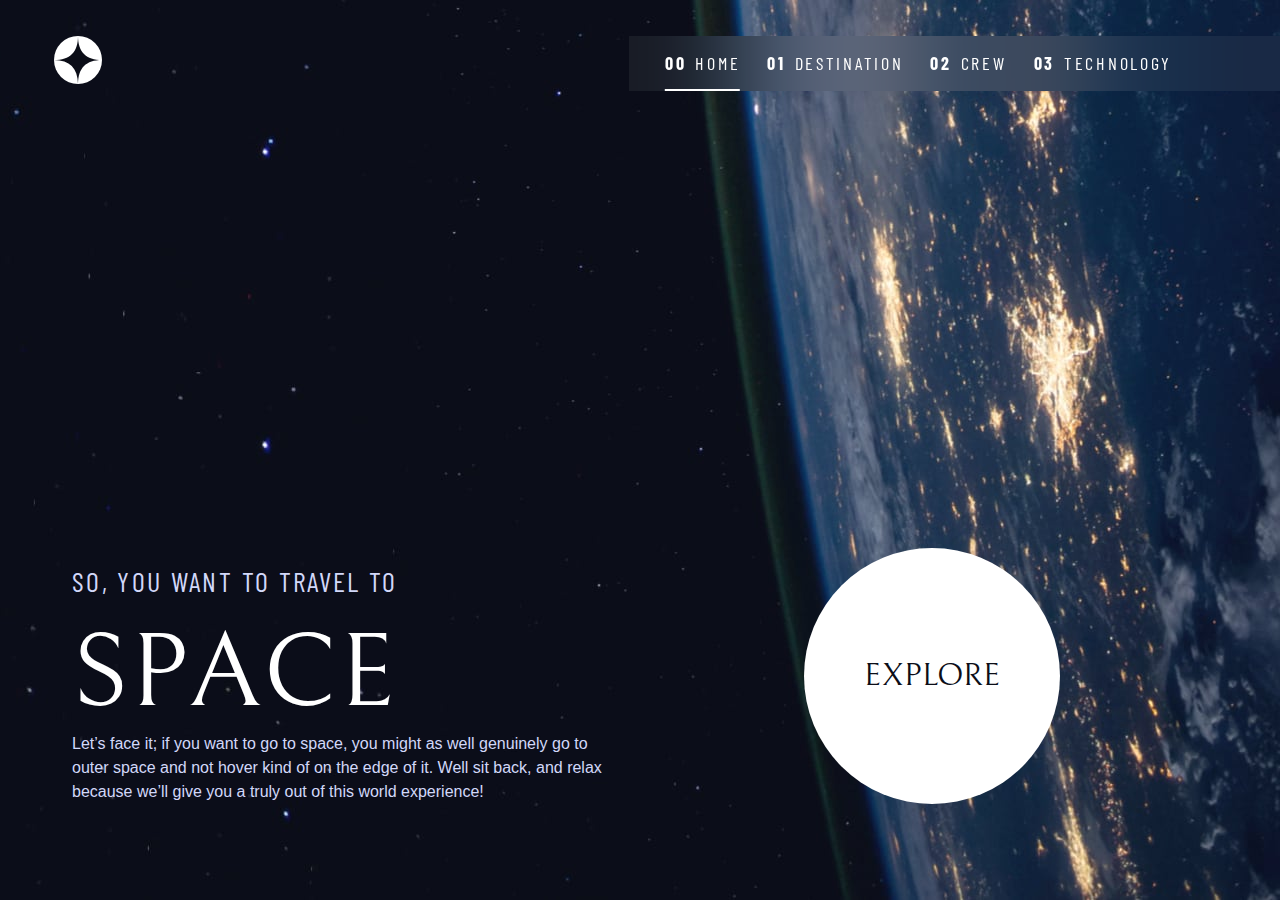
<file: index.html>
<!DOCTYPE html>
<html lang="en">

<head>
  <meta charset="UTF-8">
  <meta name="viewport" content="width=device-width, initial-scale=1.0">

  <link rel="icon" type="image/png" sizes="32x32" href="starter-code/assets/favicon-32x32.png">
  <link rel="stylesheet" href="starter-code/assets/index.css">
  <script src="JS/index.js" defer></script>
  <script src="JS/elementStore.js"></script>
  <script src="JS/dataFetch.js" defer></script>
  <script src="JS/features.js" defer></script>
  <title>Space tourism website</title>
</head>

<body class="home" onload="variableChanger('.home')">
  <a class="skip-to-content" href="#main">Skip to content</a>
  <header class="primary-header flex">
    <div class="logo">
      <img src="starter-code/assets/shared/logo.svg" alt="space tourism logo">
    </div>

    <button class="mobile-nav-btn" aria-controls="main-nav"><span class="sr-only"
        aria-expanded="false">Menu</span></button>
    <nav class="backdrop-blur">
      <ul class="main-nav flex" data-visible="false">
        <li><a class="uppercase text-white ff-sans-cond letter-spacing-2 fixFocus" href="index.html">
            <span aria-hidden="true">00</span>Home</a></li>
        <li><a class="uppercase text-white ff-sans-cond letter-spacing-2" href="destination.html">
            <span aria-hidden="true">01</span>Destination</a></li>
        <li><a class="uppercase text-white ff-sans-cond letter-spacing-2" href="crew.html">
            <span aria-hidden="true">02</span>Crew</a></li>
        <li><a class="uppercase text-white ff-sans-cond letter-spacing-2 " href="technology.html">
            <span aria-hidden="true">03</span>Technology</a></li>
      </ul>
    </nav>
  </header>

  <main id="main" class="grid-container">
    <div>
      <h1 class="ff-sans-cond fs-500 text-accent uppercase letter-spacing-1 line-height-1">So, you want to travel to
        <span class="fs-900 ff-serif text-white block">Space</span>
      </h1>
      <p class="text-accent fs-300">Let’s face it; if you want to go to space, you might as well genuinely go to
        outer space and not hover kind of on the edge of it. Well sit back, and relax
        because we’ll give you a truly out of this world experience!</p>
    </div>
    <div>
      <a href="destination.html" class="large-button uppercase ff-serif text-dark bg-white">Explore</a>
    </div>
  </main>

</body>

</html>
</file>
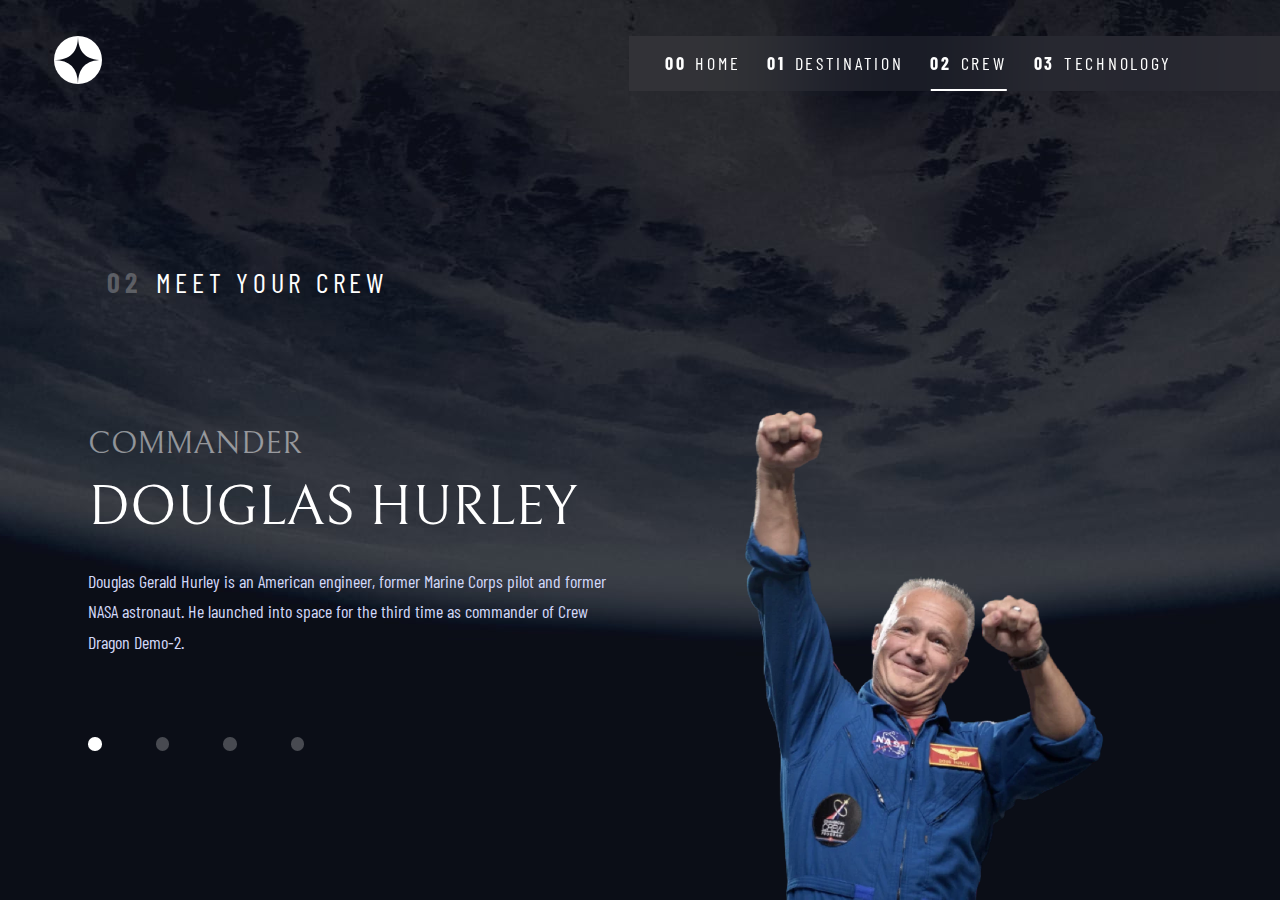
<file: crew.html>
<!DOCTYPE html>
<html lang="en">

<head>
  <meta charset="UTF-8">
  <meta name="viewport" content="width=device-width, initial-scale=1.0">

  <link rel="icon" type="image/png" sizes="32x32" href="starter-code/assets/favicon-32x32.png">

  <link rel="stylesheet" href="starter-code/assets/index.css">

  <script src="JS/index.js" defer></script>
  <script src="JS/elementStore.js" defer></script>
  <script src="JS/dataFetch.js" defer></script>
  <script src="JS/features.js" defer></script>
  <title>Space tourism website</title>
</head>

<body class="crew" onload="variableChanger('.crew')">
  <a class="skip-to-content " href="#main">Skip to content</a>

  <header class="primary-header flex">
    <div class="logo">
      <img src="starter-code/assets/shared/logo.svg" alt="space tourism logo">
    </div>
    <button class="mobile-nav-btn" aria-controls="main-nav"><span class="sr-only"
        aria-expanded="false">Menu</span></button>
    <nav class="backdrop-blur">
      <ul class="main-nav flex" data-visible="false">
        <li><a class="uppercase text-white ff-sans-cond letter-spacing-2" href="index.html">
            <span aria-hidden="true">00</span>Home</a></li>
        <li><a class="uppercase text-white ff-sans-cond letter-spacing-2" href="destination.html">
            <span aria-hidden="true">01</span>Destination</a></li>
        <li><a class="uppercase text-white ff-sans-cond letter-spacing-2" href="crew.html">
            <span aria-hidden="true">02</span>Crew</a></li>
        <li><a class="uppercase text-white ff-sans-cond letter-spacing-2" href="technology.html">
            <span aria-hidden="true">03</span>Technology</a></li>
      </ul>
    </nav>
  </header>


  <main class="grid-container grid-container--crew flow grid">
    <div class="page--title">
      <h5 class="numbered-title"><span aria-hidden="true">02</span>Meet your crew
      </h5>
    </div>

    <picture class="crewMember--img">
      <source srcset="starter-code/assets/crew/image-douglas-hurley.webp" type="image/webp">
      <img src="starter-code/assets/crew/image-douglas-hurley.png" alt="Crew Member Image" class="crewMemberImg">
    </picture>

    <div class="crewMember--description flex flex-col">
      <ul class="dot-indicators flex">
        <button class="fixFocus" aria-selected="true"
          onclick="data_func('.crew','Douglas Hurley'), fixFocus('dot-indicators',0)"><span class="sr-only">Slide
            title</span></button>
        <button aria-selected="false"
          onclick="data_func('.crew','Mark Shuttleworth'), fixFocus('.dot-indicators',1)"><span class="sr-only">Slide
            title</span></button>
        <button aria-selected="false" onclick="data_func('.crew','Victor Glover'), fixFocus('dot-indicators',2)"><span
            class="sr-only">Slide
            title</span></button>
        <button aria-selected="false" onclick="data_func('.crew','Anousheh Ansari'), fixFocus('dot-indicators',3)"><span
            class="sr-only">Slide
            title</span></button>
      </ul>

      <div class="crewMember--description__meta flex flex-col">
        <h1 class="ff-serif uppercase fs-700">
          <div class="fs-600 crewMember--role">Commander</div>
          <span class="crewMember--name">Douglas Hurley</span>
        </h1>

        <p class="ff-sans-cond fs-400 text-accent line-height-2 crewMember--bio">Douglas Gerald Hurley is an
          American engineer, former
          Marine Corps pilot
          and former NASA astronaut. He launched into space for the third time as
          commander of Crew Dragon Demo-2.</p>

      </div>
    </div>
  </main>

</body>

</html>
</file>
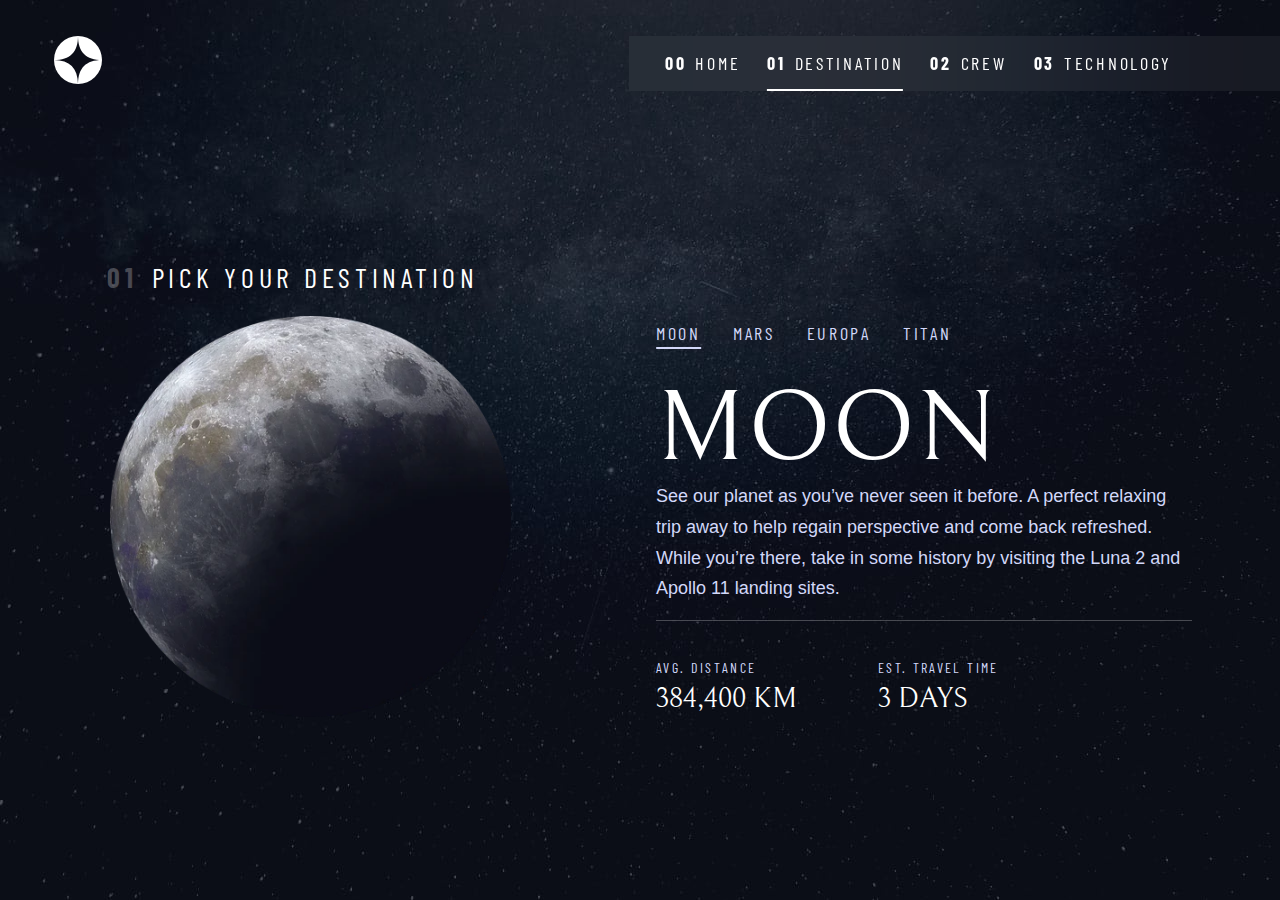
<file: destination.html>
<!DOCTYPE html>
<html lang="en">

<head>
  <meta charset="UTF-8">
  <meta name="viewport" content="width=device-width, initial-scale=1.0">

  <link rel="icon" type="image/png" sizes="32x32" href="starter-code/assets/favicon-32x32.png">

  <link rel="stylesheet" href="starter-code/assets/index.css">

  <script src="JS/index.js" defer></script>
  <script src="JS/elementStore.js" defer></script>
  <script src="JS/dataFetch.js" defer></script>
  <script src="JS/features.js" defer></script>
  <title>Space tourism website</title>
</head>

<body class="destination" onload="variableChanger('.destination')">
  <a class="skip-to-content " href="#main">Skip to content</a>
  <header class="primary-header flex">
    <div class="logo">
      <img src="starter-code/assets/shared/logo.svg" alt="space tourism logo">
    </div>

    <button class="mobile-nav-btn" aria-controls="main-nav"><span class="sr-only"
        aria-expanded="false">Menu</span></button>
    <nav class="backdrop-blur">
      <ul class="main-nav flex" data-visible="false">
        <li><a class="uppercase text-white ff-sans-cond letter-spacing-2" href="index.html">
            <span aria-hidden="true">00</span>Home</a></li>
        <li><a class="uppercase text-white ff-sans-cond letter-spacing-2" href="destination.html">
            <span aria-hidden="true">01</span>Destination</a></li>
        <li><a class="uppercase text-white ff-sans-cond letter-spacing-2" href="crew.html">
            <span aria-hidden="true">02</span>Crew</a></li>
        <li><a class="uppercase text-white ff-sans-cond letter-spacing-2" href="technology.html">
            <span aria-hidden="true">03</span>Technology</a></li>
      </ul>
    </nav>
  </header>



  <main class="grid-container grid-container--destination flow">
    <div class="page--title">
      <h5 class="numbered-title"><span aria-hidden="true">01</span>Pick
        Your
        Destination
      </h5>
    </div>
    <div class="destination--image">
      <picture class="planetImage">
        <source srcset="starter-code/assets/destination/image-moon.webp" type="image/webp">
        <img src="starter-code/assets/destination/image-moon.png" alt="the moon">
      </picture>
    </div>
    <div class="destination--tabs">
      <ul class="tabs flex">
        <button class="uppercase text-accent letter-spacing-2 ff-sans-cond tabs-btn fixFocus" data-visible="true"
          onclick="data_func('.destination','Moon'), fixFocus('tabs','0')">Moon</button>
        <button class="uppercase text-accent letter-spacing-2 ff-sans-cond tabs-btn" data-visible="false"
          onclick="data_func('.destination','Mars'), fixFocus('tabs','1')">Mars</button>
        <button class="uppercase text-accent letter-spacing-2 ff-sans-cond tabs-btn" data-visible="false"
          onclick="data_func('.destination','Europa'), fixFocus('tabs','2')">Europa</button>
        <button class="uppercase text-accent letter-spacing-2 ff-sans-cond tabs-btn" data-visible="false"
          onclick="data_func('.destination','Titan'), fixFocus('tabs','3')">Titan</button>
      </ul>
    </div>

    <div class="destination--title">
      <h1 class="planetName uppercase ff-serif fs-800 letter-spacing-2 ">Moon</h1>
    </div>

    <div class="destination--description">
      <p class="text-accent fs-400 planetDescription line-height-2">See our planet as you’ve never seen it before. A
        perfect
        relaxing trip
        away to
        help
        regain perspective and come
        back
        refreshed. While you’re there, take in some history by visiting the Luna 2 and Apollo 11 landing sites.</p>
    </div>
    <div class=" destination--meta flex flex-col">
      <div>
        <h3 class="uppercase letter-spacing-1 text-accent fs-200 ff-sans-cond">Avg. distance</h3>
        <p class="fs-500 uppercase ff-serif planetDistance">384,400 km</p>
      </div>

      <div>
        <h3 class="uppercase letter-spacing-1 text-accent fs-200 ff-sans-cond">Est. travel time</h3>
        <p class="fs-500 uppercase ff-serif planetTravel">3 days</p>
      </div>
    </div>

  </main>
</body>

</html>
</file>
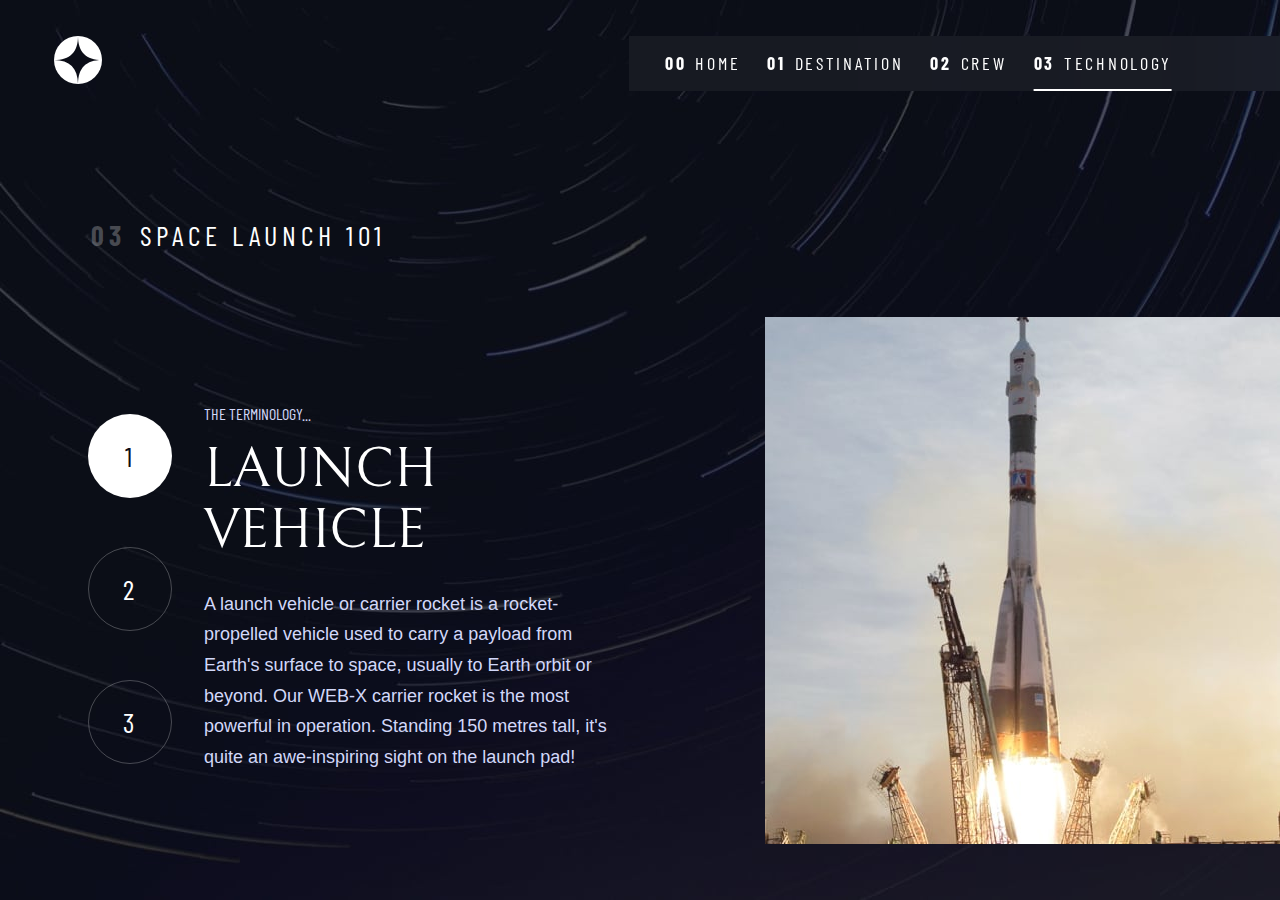
<file: technology.html>
<!DOCTYPE html>
<html lang="en">

<head>
  <meta charset="UTF-8">
  <meta name="viewport" content="width=device-width, initial-scale=1.0">

  <link rel="icon" type="image/png" sizes="32x32" href="starter-code/assets/favicon-32x32.png">

  <link rel="stylesheet" href="starter-code/assets/index.css">

  <script src="JS/index.js" defer></script>
  <script src="JS/elementStore.js" defer></script>
  <script src="JS/dataFetch.js" defer></script>
  <script src="JS/features.js" defer></script>
  <title>Space tourism website</title>
</head>

<body class="technology" onload="variableChanger('.technology')">
  <a class="skip-to-content " href="#main">Skip to content</a>
  <header class="primary-header flex">
    <div class="logo">
      <img src="starter-code/assets/shared/logo.svg" alt="space tourism logo">
    </div>

    <button class="mobile-nav-btn" aria-controls="main-nav"><span class="sr-only"
        aria-expanded="false">Menu</span></button>
    <nav class="backdrop-blur">
      <ul class="main-nav flex" data-visible="false">
        <li><a class="uppercase text-white ff-sans-cond letter-spacing-2" href="index.html">
            <span aria-hidden="true">00</span>Home</a></li>
        <li><a class="uppercase text-white ff-sans-cond letter-spacing-2" href="destination.html">
            <span aria-hidden="true">01</span>Destination</a></li>
        <li><a class="uppercase text-white ff-sans-cond letter-spacing-2" href="crew.html">
            <span aria-hidden="true">02</span>Crew</a></li>
        <li><a class="uppercase text-white ff-sans-cond letter-spacing-2" href="technology.html">
            <span aria-hidden="true">03</span>Technology</a></li>
      </ul>
    </nav>
  </header>

  <main class="grid-container grid-container--technology grid flow">
    <div class="page--title">
      <h5 class="numbered-title"><span aria-hidden="true">03</span>Space launch 101
      </h5>
    </div>

    <picture class="technology--img">
      <source media="(min-width: 1100px)" srcset="starter-code/assets/technology/image-launch-vehicle-portrait.jpg"
        alt="Tech Image">
      <img src="starter-code/assets/technology/image-launch-vehicle-landscape.jpg" alt="Tech Image" class="techImg">
    </picture>

    <div class="A">
      <ul class="numbered-indicators">
        <button class="uppercase text-white fs-500 letter-spacing-2 ff-sans-cond fixFocus" data-visible="true"
          onclick="data_func('.technology','Launch vehicle'), fixFocus('.numbered-indicators','0')">1</button>
        <button class="uppercase text-white fs-500 letter-spacing-2 ff-sans-cond" data-visible="false"
          onclick="data_func('.technology','Spaceport'), fixFocus('.numbered-indicators','1')">2</button>
        <button class="uppercase text-white fs-500 letter-spacing-2 ff-sans-cond" data-visible="false"
          onclick="data_func('.technology','Space capsule'), fixFocus('.numbered-indicators','2')">3</button>
      </ul>
      <div class="technology--description flex flex-col">
        <h1 class="ff-serif uppercase fs-700">
          <div class=" text-accent ff-sans-cond">The terminology...</div> <span class="vehicle-type">Launch
            vehicle</span>
        </h1>
        <p class="technology--description__meta ff-sans-normal text-accent fs-400">A launch vehicle or carrier rocket
          is a
          rocket-propelled
          vehicle used to
          carry a
          payload from Earth's surface to space, usually to Earth orbit or beyond. Our
          WEB-X carrier rocket is the most powerful in operation. Standing 150 metres tall,
          it's quite an awe-inspiring sight on the launch pad!</p>
      </div>
    </div>

  </main>
</body>

</html>


<!-- 

03 Space launch 101

1
2
3
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
The terminology...
Launch vehicle

-->
</file>
<file: starter-code/assets/index.css>
@import url("https://fonts.googleapis.com/css2?family=Barlow+Condensed:wght@400;700&family=Bellefair&display=swap");
@import url(utility.css);

/* --------COMPONENTS--------- */

.large-button {
  font-size: clamp(1rem, 3vw + 0.5rem, 2rem);
  display: inline-grid;
  place-items: center;
  aspect-ratio: 1;
  border-radius: 200vw;
  transition: box-shadow 350ms linear;
  text-decoration: none;
  max-width: 100%;
  width: 8em;
}
.large-button:where(:hover, :active, :focus) {
  box-shadow: 0 0 0 1.5em hsl(var(--heading_body-color), 0.15);
}
.primary-header {
  justify-content: space-between;
  padding-block: 2em;
  padding-inline-start: 3em;
}
.main-nav {
  z-index: 1;
  flex-direction: column;
  position: fixed;
  background: hsl(var(--bgcolor), 0.9);
  backdrop-filter: blur(3rem);
  inset: 0 0 0 30%;
  list-style: none;
  padding: min(6rem, 20vh) 2rem;
  margin: 0;
  transform: translateX(100%);
  transition: transform 350ms linear;
}
.main-nav[data-visible="true"] {
  transform: translateX(0);
}
.mobile-nav-btn {
  width: 1.5em;
  background: none;
  background-image: url(shared/icon-hamburger.svg);
  background-position: center;
  background-repeat: no-repeat;
  background-size: cover;
  border: none;
  display: block;
  position: absolute;
  top: 2em;
  right: 2em;
  aspect-ratio: 1;
  z-index: 2;
  cursor: pointer;
}
.main-nav li {
  padding-block: 0.75em;
}
.mobile-nav-btn[aria-expanded="true"] {
  background-image: url(shared/icon-close.svg);
}
@supports (backdrop-filter: blur(1rem)) {
  .main-nav {
    background: hsl(var(--heading_body-color), 0.05);
    backdrop-filter: blur(3rem);
  }
}
.main-nav a {
  text-decoration: none;
  display: inline-block;
  position: relative;
}

.main-nav a > span {
  font-weight: 700;
  margin-right: 0.5em;
}
.main-nav a::after {
  content: "";
  bottom: -0.7em;
  opacity: 0;
  border-bottom: 2px solid hsl(var(--heading_body-color));
  padding-right: 100%;
  transform: translateX(-100%) translateY(100%);
  position: absolute;
  transition: opacity 200ms cubic-bezier(0.95, 0.05, 0.8, 0.04);
}
.main-nav a:hover::after {
  opacity: 0.25;
}

.main-nav a:where(.fixFocus)::after,
.main-nav a:where(.fixFocus):hover::after {
  opacity: 1;
}
@media (min-width: 560px) {
  .primary-header {
    padding-block: 0;
    padding-inline-start: 1.5em;
  }
  .main-nav {
    flex-direction: row;
    position: relative;
    inset: 0;
    padding: 0 2em 0 2em;
    transform: translateX(0);
    transition: none;
  }
  .mobile-nav-btn {
    display: none;
  }
  .main-nav li {
    padding-block: 1em;
  }
  .main-nav li span {
    display: none;
  }
  .main-nav a::after {
    bottom: -1em;
  }
  .logo {
    padding: 0.8em 0;
  }
}
@media (min-width: 1100px) {
  .primary-header {
    padding-block: 2em;
    padding-inline-start: 3em;
  }
  .logo {
    padding: 0;
  }
  .main-nav {
    flex-direction: row;
    position: relative;
    inset: 0;
    padding: 0 6em 0 2em;
    transform: translateX(0);
    transition: none;
  }

  .main-nav a::after {
    bottom: -0.7em;
  }
  .main-nav li {
    padding-block: 0.75em;
  }
  .main-nav li span {
    display: inline;
  }
}

.tabs {
  --gap: 1.2em;
}
.tabs > button {
  position: relative;
  background: none;
  border: none;
  cursor: pointer;
  text-align: center;
}
.tabs > button::after {
  content: "";
  bottom: 0;
  opacity: 0;
  border-bottom: 2px solid hsl(var(--sub-heading-color));
  padding-right: 100%;
  transform: translateX(-100%) translateY(100%);
  position: absolute;
  transition: opacity 200ms cubic-bezier(0.95, 0.05, 0.8, 0.04);
}
.tabs > button:hover::after {
  opacity: 0.25;
}

.tabs > button:where(.fixFocus)::after,
.tabs > button:where(.fixFocus):hover::after {
  opacity: 1;
  color: hsl(var(--heading_body-color));
}
.dot-indicators {
  --gap: 3em;
}
.dot-indicators > button {
  width: 0.75em;
  aspect-ratio: 1/1;
  border-radius: 50%;
  border: none;
  cursor: pointer;
  background-color: hsl(var(--heading_body-color), 0.25);
}
.dot-indicators > button:hover {
  background-color: hsl(var(--heading_body-color), 0.5);
}
.dot-indicators > button:where(.fixFocus),
.dot-indicators > button:where(.fixFocus):hover {
  background-color: hsl(var(--heading_body-color));
}
.numbered-indicators {
  place-items: center;
}
.numbered-indicators > button {
  display: grid;
  place-items: center;
  background: none;
  width: 3em;
  aspect-ratio: 1;
  border-radius: 50%;
  cursor: pointer;
  border: 1px solid hsl(var(--heading_body-color), 0.25);
}
.numbered-indicators > button:hover {
  border: 1px solid hsl(var(--heading_body-color));
}
.numbered-indicators > button:where(.fixFocus),
.numbered-indicators > button:where(.fixFocus):hover {
  background-color: hsl(var(--heading_body-color));
  color: hsl(var(--bgcolor));
}

/* --------SPECIFIC PAGES--------- */

/* ------- HOME --------------------- */

/* Layout */
@media (min-width: 1100px) {
  .home .grid-container {
    align-content: end;
    padding-bottom: max(6rem, 10vh);
  }
  .grid-container {
    grid-template-columns:
      minmax(2.5rem, 1fr)
      repeat(2, minmax(0, 40rem)) minmax(2.5rem, 1fr);
    column-gap: var(--container-gap, 2rem);
    place-items: center;
  }
  .home .grid-container > *:first-child {
    margin: 0;
    align-self: center;
    grid-column: 2;
    text-align: left;
  }
  .home .grid-container > *:last-child {
    text-align: right;
    align-self: center;
    grid-column: 3;
  }
}
.home {
  background-image: url(home/background-home-mobile.jpg);
  background-position: bottom;
  background-repeat: no-repeat;
  background-size: cover;
}
@media (min-width: 560px) {
  .home {
    background-image: url(home/background-home-tablet.jpg);
  }
}
@media (min-width: 1100px) {
  .home {
    background-position: center;
    background-image: url(home/background-home-desktop.jpg);
  }
}
.skip-to-content {
  position: absolute;
  inset: 0 0 0 1em;
  z-index: 100000000;
  width: max-content;
  height: max-content;
  text-decoration: none;
  color: hsl(var(--bgcolor));
  background-color: hsl(var(--sub-heading-color), 0.5);
  border-radius: 0 0 0.3rem 0.3rem;
  clip: 0;
  outline: none;
  transform: translateY(-100%);
  transition: transform 200ms linear;
}

.skip-to-content:focus {
  transform: translateY(0%);
}
#main h1 {
  max-width: none;
}

/* ------- DESTINATION --------------------- */

/* Layout */
.grid-container--destination {
  grid-template-areas:
    "section-title"
    "destination-image"
    "destination-tabs"
    "destination-title"
    "destination-description"
    "destination-meta";
  --gap: 0;
  padding: 0 1rem 3rem 1rem;
}
.grid-container--destination > .page--title {
  grid-area: section-title;
}
.grid-container--destination > .destination--image {
  grid-area: destination-image;
  margin: 1em 0 0.5em 0;
}
.grid-container--destination > .destination--tabs {
  grid-area: destination-tabs;
}
.destination--tabs .tabs {
  --gap: 2rem;
}
.grid-container--destination > .destination--title {
  grid-area: destination-title;
}
.grid-container--destination > .destination--description {
  grid-area: destination-description;
}
.grid-container--destination > .destination--meta {
  grid-area: destination-meta;
}

@media (min-width: 1100px) {
  .grid-container--destination {
    grid-template-areas:
      ". section-title section-title ."
      ". destination-image destination-tabs ."
      ". destination-image destination-title ."
      ". destination-image destination-description ."
      ". destination-image destination-meta .";
    --gap: 0;
    padding-bottom: max(2rem, 5vh);
    justify-items: start;
    align-content: start; /* This property will not let the layout to stretch */
  }
  .destination--image {
    margin-block-start: 2rem;
    margin-inline: auto;
  }
}

/* Styling */
.destination {
  background-image: url(destination/background-destination-mobile.jpg);
  background-position: center;
  background-size: cover;
  background-repeat: no-repeat;
  background-attachment: fixed;
}
.destination--image picture {
  width: 60%;
  margin: 0 auto;
}
.destination--image img {
  width: 100%;
}
.destination--meta {
  --gap: clamp(1rem, 2vh, 3rem);
}
@media (min-width: 560px) {
  .destination {
    background-image: url(destination/background-destination-tablet.jpg);
  }
  .page--title {
    justify-self: start;
  }
  .destination--meta {
    --gap: 4.5em;
    flex-direction: row;
  }
}
@media (min-width: 1100px) {
  .destination {
    background-image: url(destination/background-destination-desktop.jpg);
  }
  .destination--image picture {
    width: 90%;
    margin: 0 auto;
  }
  .destination--image img {
    width: 100%;
  }
  .destination--title {
    margin-bottom: -2rem;
  }
  .destination--description {
    text-align: left;
  }
  .destination--meta {
    text-align: left;
  }
}
.destination--description {
  border-bottom: 1px solid hsl(var(--heading_body-color), 0.25);
  padding-bottom: 1rem;
}
.destination--meta {
  margin-top: 1.5rem;
}
.destination--meta p {
  --fs-500: 1.75rem;
}

/* ------- CREW --------------------- */

/* layout */
.grid-container--crew {
  grid-template-areas:
    "page-title"
    "crew-member-img"
    "crew-member-description";
  padding: 0 1rem 5rem 1rem;
}

.grid-container--crew > .page--title {
  grid-area: page-title;
}
.grid-container--crew > .crewMember--img {
  grid-area: crew-member-img;
}
.grid-container--crew > .crewMember--description {
  grid-area: crew-member-description;
}
.crewMember--img {
  max-width: 100%;
}
.crewMember--img img {
  max-width: 60%;
  margin: 0 auto;
}
@media (min-width: 560px) {
  .grid-container--crew {
    grid-template-areas:
      "page-title"
      "crew-member-description"
      "crew-member-img";
    padding-bottom: 0;
  }
  .crewMember--img {
    max-width: 100%;
  }
  .crewMember--img img {
    max-width: 80%;
  }
  .crewMember--description p {
    align-self: center;
  }
}
@media (min-width: 1100px) {
  .grid-container--crew {
    grid-template-areas: ". crew-member-description crew-member-img .";
    padding-bottom: 0;
  }
  .grid-container--crew > .page--title {
    grid-area: crew-member-description;
    align-self: flex-start;
  }
  .crewMember--img {
    max-width: 100%;
  }
  .crewMember--img img {
    max-width: 70%;
  }
  .crewMember--description {
    text-align: left;
    --gap: 5rem;
  }
  .crewMember--description p {
    align-self: auto;
  }
  .crewMember--description__meta {
    --gap: 1.5em;
  }

  .crewMember--description > .dot-indicators {
    justify-content: start;
  }
}
/* Styling */
.crew {
  background-image: url(crew/background-crew-mobile.jpg);
  background-position: center;
  background-size: cover;
  background-repeat: no-repeat;
  background-attachment: fixed;
}
.crewMember--img {
  border-bottom: 1px solid hsl(var(--sub-heading-color), 0.25);
}
.crewMember--description :where(h1 > div) {
  color: hsl(var(--heading_body-color), 0.5);
  margin-bottom: 0.5em;
}
.dot-indicators {
  justify-content: center;
}
@media (min-width: 560px) {
  .crew {
    background-image: url(crew/background-crew-tablet.jpg);
  }
  .crewMember--img {
    border: none;
    align-self: flex-end;
  }
  .crewMember--description > .crewMember--description__meta {
    order: 1;
  }
  .crewMember--description > .dot-indicators {
    order: 2;
  }
}
@media (min-width: 1100px) {
  .crew {
    background-image: url(crew/background-crew-desktop.jpg);
  }
}

/* ------- TECHNOLOGY --------------------- */

/* Layout */
.grid-container--technology {
  grid-template-areas:
    "page-title"
    "tech-img"
    "technology--description";
  padding-bottom: clamp(1.2rem, 3vw, 5rem);
}
.grid-container--technology > .page--title {
  grid-area: page-title;
}
.grid-container--technology > .technology--img {
  grid-area: tech-img;
  max-width: 100%;
}
.technology--img > img {
  max-width: 100%;
}
.A > .numbered-indicators {
  display: flex;
  justify-content: center;
  padding-inline: 1rem;
  gap: 2rem;
}
.grid-container--technology > .A {
  grid-area: technology--description;
  display: flex;
  flex-direction: column;
  padding-inline: 1rem;
  gap: 1rem;
}
.technology--description h1 > div {
  margin-bottom: 1rem;
  font-size: var(--fs-300);
}
@media (min-width: 1100px) {
  .grid-container--technology {
    grid-template-areas:
      ". page-title page-title ."
      ". technology--description tech-img tech-img";
    padding-bottom: clamp(1.2rem, 3vw, 5rem);
  }
  .grid-container--technology > .A {
    grid-area: technology--description;
    flex-direction: row;
    padding-inline: 0;
  }
  .A > .numbered-indicators {
    display: grid;
    justify-content: center;
    padding-inline: 1rem;
    gap: 2rem;
  }
  .A > .technology--description {
    text-align: left;
    justify-content: space-between;
    line-height: clamp(1.6, 1.7, 2.1);
  }
  .grid-container--technology > .technology--img {
    justify-self: end;
    margin-top: 0;
  }
}
/* Styling */
.technology {
  background-image: url(technology/background-technology-mobile.jpg);
  background-position: center;
  background-size: cover;
  background-repeat: no-repeat;
  background-attachment: fixed;
}
@media (min-width: 560px) {
  .technology {
    background-image: url(technology/background-technology-tablet.jpg);
  }
}
@media (min-width: 1100px) {
  .technology {
    background-image: url(technology/background-technology-desktop.jpg);
  }
}
</file>
